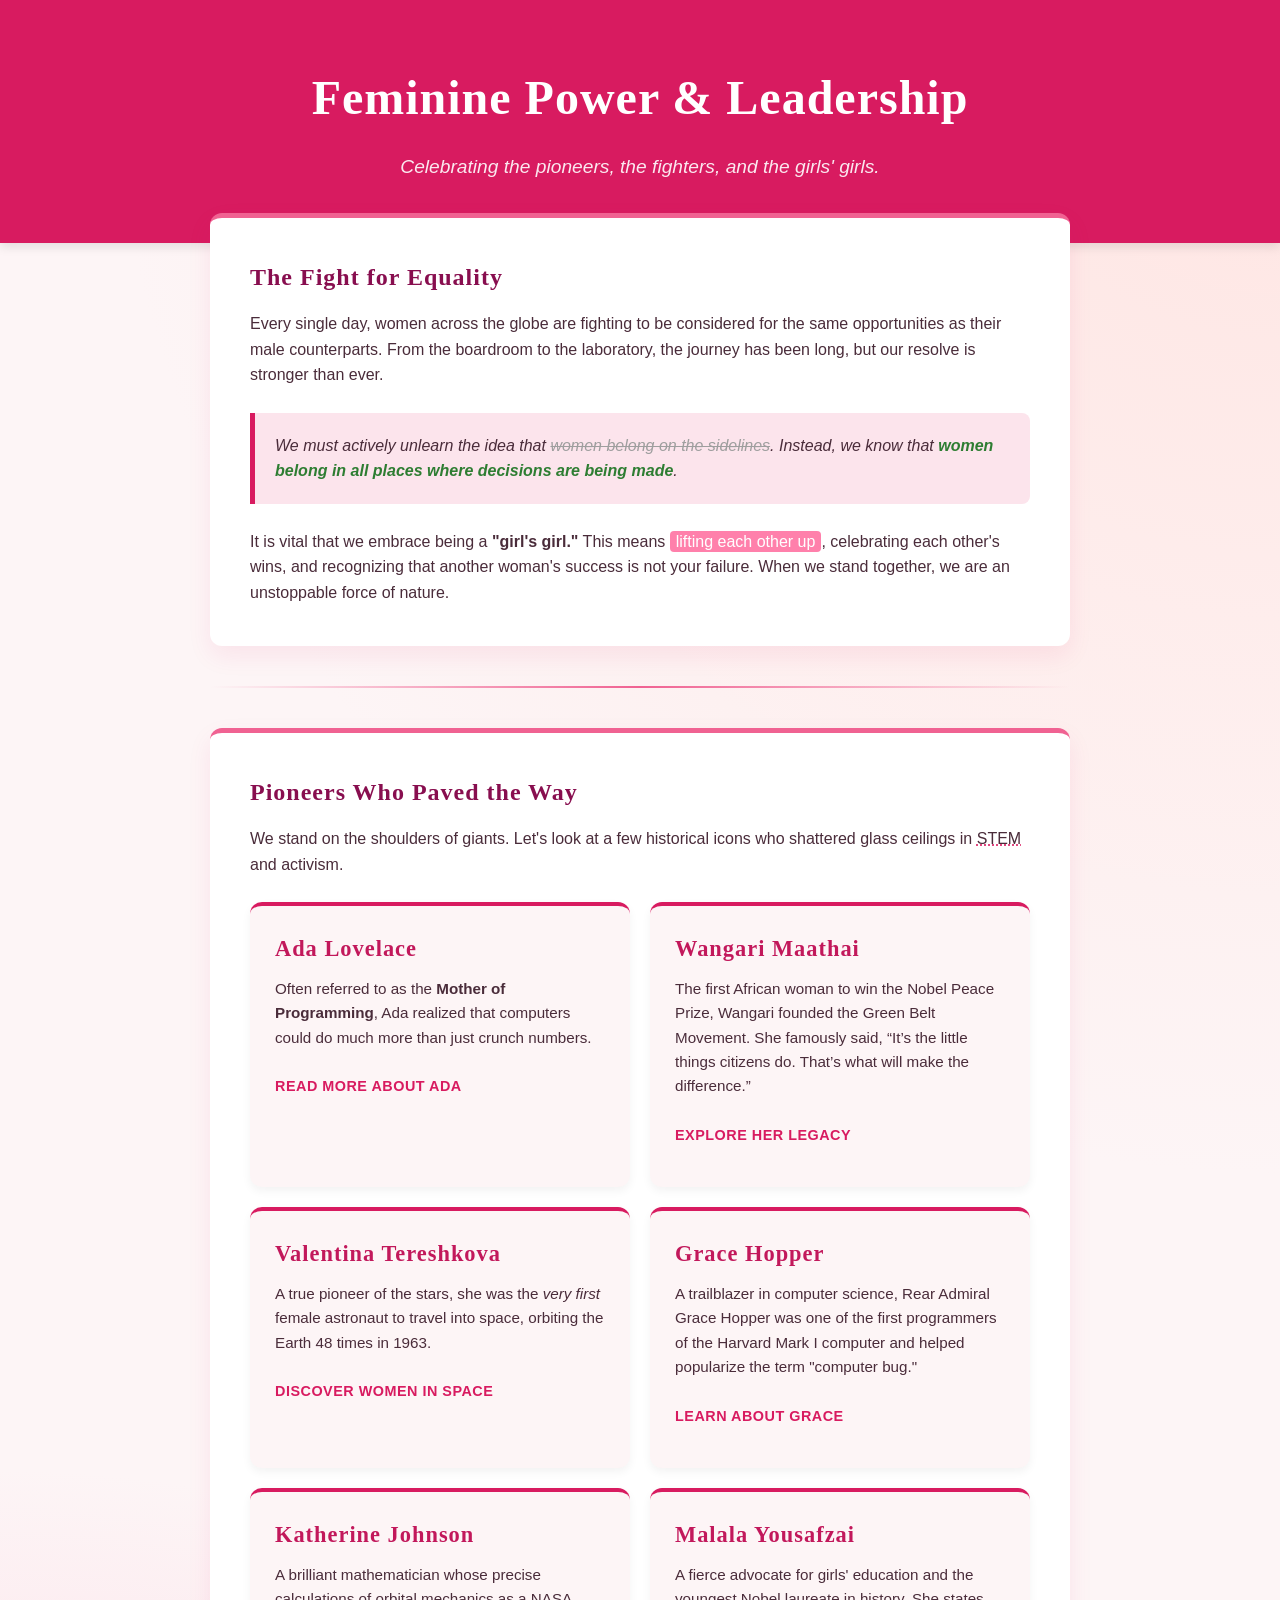
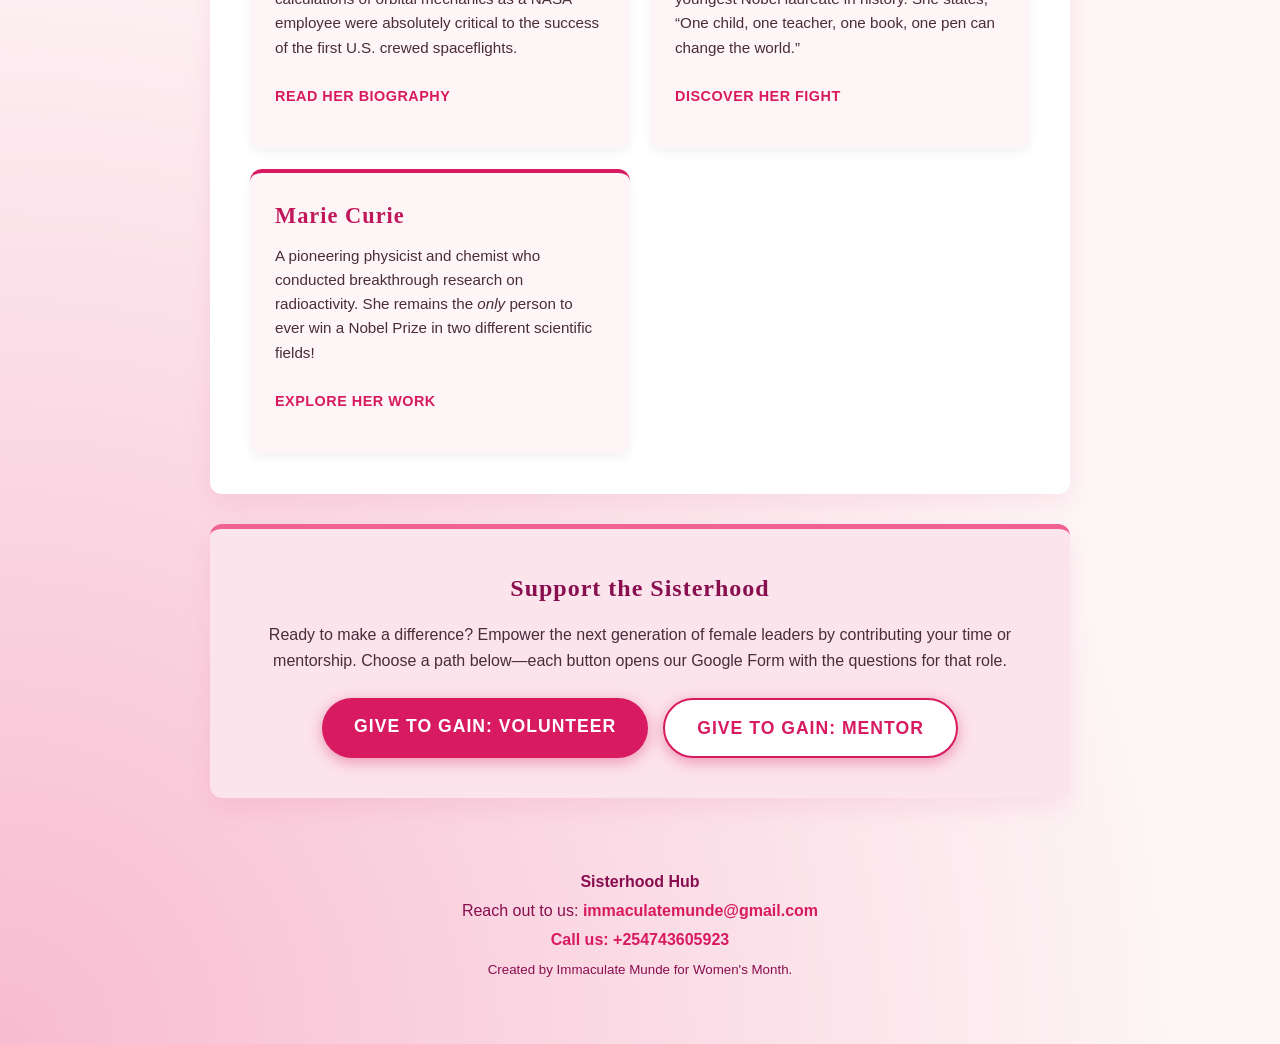
<file: womens-month/index.html>
<!DOCTYPE html>
<html lang="en">
<head>
    <meta charset="UTF-8">
    <meta name="viewport" content="width=device-width, initial-scale=1.0">
    <title>Women of Power | Empowering Sisterhood</title>
    <link rel="stylesheet" href="styles.css">
</head>
<body>

    <header>
        <h1>Feminine Power & Leadership</h1>
        <p class="subtitle">Celebrating the pioneers, the fighters, and the girls' girls.</p>
    </header>

    <main>
        <section id="intro" class="card">
            <h2>The Fight for Equality</h2>
            <p>Every single day, women across the globe are fighting to be considered for the same opportunities as their male counterparts. From the boardroom to the laboratory, the journey has been long, but our resolve is stronger than ever.</p>
            
            <blockquote cite="https://www.unwomen.org/">
                <p>We must actively unlearn the idea that <del>women belong on the sidelines</del>. Instead, we know that <ins>women belong in all places where decisions are being made</ins>.</p>
            </blockquote>
            
            <p>It is vital that we embrace being a <strong>"girl's girl."</strong> This means <mark>lifting each other up</mark>, celebrating each other's wins, and recognizing that another woman's success is not your failure. When we stand together, we are an unstoppable force of nature.</p>
        </section>

        <hr>

        
        <section id="pioneers" class="card">
            <h2>Pioneers Who Paved the Way</h2>
            <p>We stand on the shoulders of giants. Let's look at a few historical icons who shattered glass ceilings in <abbr title="Science, Technology, Engineering, and Mathematics">STEM</abbr> and activism.</p>

            <div class="pioneer-grid">
                
                <div class="pioneer-card">
                    <h3>Ada Lovelace</h3>
                    <p>Often referred to as the <b>Mother of Programming</b>, Ada realized that computers could do much more than just crunch numbers. <br><br>
                    <a href="https://www.computerhistory.org/babbage/adalovelace/" target="_blank" rel="noopener noreferrer">Read more about Ada</a></p>
                </div>

                <div class="pioneer-card">
                    <h3>Wangari Maathai</h3>
                    <p>The first African woman to win the Nobel Peace Prize, Wangari founded the Green Belt Movement. She famously said, <q>It’s the little things citizens do. That’s what will make the difference.</q><br><br>
                    <a href="https://www.greenbeltmovement.org/wangari-maathai" target="_blank" rel="noopener noreferrer">Explore her legacy</a></p>
                </div>

                <div class="pioneer-card">
                    <h3>Valentina Tereshkova</h3>
                    <p>A true pioneer of the stars, she was the <i>very first</i> female astronaut to travel into space, orbiting the Earth 48 times in 1963.<br><br>
                    <a href="https://www.nasa.gov/women-in-space/" target="_blank" rel="noopener noreferrer">Discover women in space</a></p>
                </div>

                <div class="pioneer-card">
                    <h3>Grace Hopper</h3>
                    <p>A trailblazer in computer science, Rear Admiral Grace Hopper was one of the first programmers of the Harvard Mark I computer and helped popularize the term "computer bug."<br><br>
                    <a href="https://president.yale.edu/biography-grace-murray-hopper" target="_blank" rel="noopener noreferrer">Learn about Grace</a></p>
                </div>

                <div class="pioneer-card">
                    <h3>Katherine Johnson</h3>
                    <p>A brilliant mathematician whose precise calculations of orbital mechanics as a NASA employee were absolutely critical to the success of the first U.S. crewed spaceflights.<br><br>
                    <a href="https://www.nasa.gov/content/katherine-johnson-biography" target="_blank" rel="noopener noreferrer">Read her biography</a></p>
                </div>

                <div class="pioneer-card">
                    <h3>Malala Yousafzai</h3>
                    <p>A fierce advocate for girls' education and the youngest Nobel laureate in history. She states, <q>One child, one teacher, one book, one pen can change the world.</q><br><br>
                    <a href="https://malala.org/malalas-story" target="_blank" rel="noopener noreferrer">Discover her fight</a></p>
                </div>

                <div class="pioneer-card">
                    <h3>Marie Curie</h3>
                    <p>A pioneering physicist and chemist who conducted breakthrough research on radioactivity. She remains the <i>only</i> person to ever win a Nobel Prize in two different scientific fields!<br><br>
                    <a href="https://www.nobelprize.org/prizes/physics/1903/marie-curie/biographical/" target="_blank" rel="noopener noreferrer">Explore her work</a></p>
                </div>

            </div>
        </section>

        <section id="action" class="card action-section">
            <h2>Support the Sisterhood</h2>
            <p>Ready to make a difference? Empower the next generation of female leaders by contributing your time or mentorship. Choose a path below—each button opens our Google Form with the questions for that role.</p>
            
            <div class="button-group">
                <!-- Replace href with your published volunteer Google Form link (Send → link). -->
                <a href="https://docs.google.com/forms/d/e/1FAIpQLSemuyZ_1Y9WF53ExQS_f8ieZqUrl-YGlLQNcm-Lx_k1Mtj92A/viewform?usp=publish-editor" class="btn-pill" target="_blank" rel="noopener noreferrer">Give to Gain: Volunteer</a>
                <!-- Replace href with your published mentor Google Form link, or the same URL if you use one form. -->
                <a href="https://docs.google.com/forms/d/e/1FAIpQLSemuyZ_1Y9WF53ExQS_f8ieZqUrl-YGlLQNcm-Lx_k1Mtj92A/viewform?usp=publish-editor" class="btn-pill btn-secondary" target="_blank" rel="noopener noreferrer">Give to Gain: Mentor</a>
            </div>
        </section>

    </main>

    <footer>
        <address>
            <strong>Sisterhood Hub</strong><br>
            Reach out to us: <a href="mailto:immaculatemunde@gmail.com?subject=I want to help!&body=Tell%20me%20more%20about%20giving%20to%20gain.">immaculatemunde@gmail.com</a><br>
            <a href="tel:+254743605923">Call us: +254743605923</a><br>
            <small>Created by Immaculate Munde for Women's Month.</small>
        </address>
    </footer>

</body>
</html>
</file>
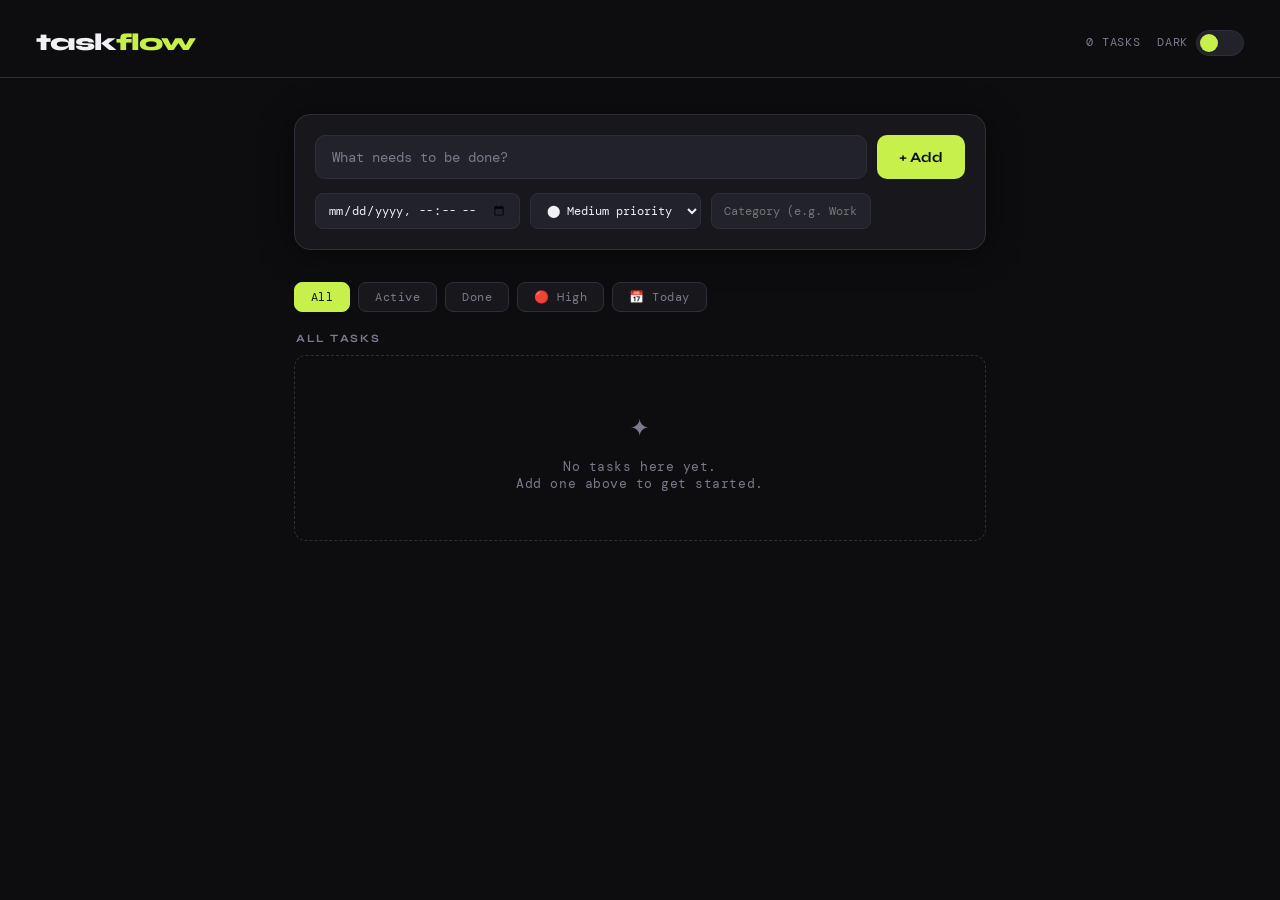
<file: todo-list.html>
<!DOCTYPE html>
<html lang="en" data-theme="dark">
<head>
<meta charset="UTF-8">
<meta name="viewport" content="width=device-width, initial-scale=1.0">
<title>Taskflow — To-Do</title>
<link href="https://fonts.googleapis.com/css2?family=Syne:wght@400;600;700;800&family=DM+Mono:wght@300;400;500&display=swap" rel="stylesheet">
<style>
  :root[data-theme="dark"] {
    --bg: #0d0d0f;
    --surface: #18181c;
    --surface2: #22222a;
    --border: #2e2e3a;
    --accent: #c8f04a;
    --accent2: #ff6b6b;
    --accent3: #6bcfff;
    --text: #f0f0f5;
    --text-muted: #7a7a8c;
    --shadow: 0 4px 32px rgba(0,0,0,0.5);
    --toggle-bg: #22222a;
    --done-opacity: 0.4;
  }
  :root[data-theme="light"] {
    --bg: #f4f4ee;
    --surface: #ffffff;
    --surface2: #efefea;
    --border: #dcdcd4;
    --accent: #2d7a00;
    --accent2: #d93a3a;
    --accent3: #0077b6;
    --text: #111114;
    --text-muted: #888880;
    --shadow: 0 4px 24px rgba(0,0,0,0.08);
    --toggle-bg: #e4e4dc;
    --done-opacity: 0.45;
  }

  *, *::before, *::after { box-sizing: border-box; margin: 0; padding: 0; }

  body {
    font-family: 'DM Mono', monospace;
    background: var(--bg);
    color: var(--text);
    min-height: 100vh;
    transition: background 0.3s, color 0.3s;
    padding: 0 0 80px;
  }

  header {
    display: flex;
    align-items: center;
    justify-content: space-between;
    padding: 28px 36px 20px;
    border-bottom: 1px solid var(--border);
    position: sticky;
    top: 0;
    background: var(--bg);
    z-index: 100;
  }

  .logo {
    font-family: 'Syne', sans-serif;
    font-size: 1.5rem;
    font-weight: 800;
    letter-spacing: -0.04em;
  }
  .logo span { color: var(--accent); }

  .header-right { display: flex; align-items: center; gap: 16px; }

  .stats {
    font-size: 0.72rem;
    color: var(--text-muted);
    letter-spacing: 0.08em;
    text-transform: uppercase;
  }

  .toggle-wrap { display: flex; align-items: center; gap: 8px; }
  .toggle-label { font-size: 0.72rem; color: var(--text-muted); letter-spacing: 0.06em; text-transform: uppercase; }
  .toggle {
    width: 48px; height: 26px;
    background: var(--toggle-bg);
    border-radius: 13px;
    border: 1px solid var(--border);
    cursor: pointer;
    position: relative;
    transition: background 0.3s;
    flex-shrink: 0;
  }
  .toggle::after {
    content: '';
    position: absolute;
    top: 3px; left: 3px;
    width: 18px; height: 18px;
    border-radius: 50%;
    background: var(--accent);
    transition: transform 0.3s;
  }
  [data-theme="light"] .toggle::after { transform: translateX(22px); }

  main { max-width: 740px; margin: 0 auto; padding: 36px 24px 0; }

  .input-card {
    background: var(--surface);
    border: 1px solid var(--border);
    border-radius: 16px;
    padding: 20px;
    margin-bottom: 32px;
    box-shadow: var(--shadow);
  }

  .input-row {
    display: flex;
    gap: 10px;
    margin-bottom: 14px;
  }

  .task-input {
    flex: 1;
    background: var(--surface2);
    border: 1px solid var(--border);
    border-radius: 10px;
    padding: 12px 16px;
    font-family: 'DM Mono', monospace;
    font-size: 0.9rem;
    color: var(--text);
    outline: none;
    transition: border 0.2s;
  }
  .task-input:focus { border-color: var(--accent); }
  .task-input::placeholder { color: var(--text-muted); }

  .add-btn {
    background: var(--accent);
    color: #0d0d0f;
    border: none;
    border-radius: 10px;
    padding: 12px 22px;
    font-family: 'Syne', sans-serif;
    font-weight: 700;
    font-size: 0.9rem;
    cursor: pointer;
    transition: opacity 0.2s, transform 0.1s;
    white-space: nowrap;
  }
  .add-btn:hover { opacity: 0.85; }
  .add-btn:active { transform: scale(0.97); }

  .meta-row {
    display: flex;
    gap: 10px;
    flex-wrap: wrap;
  }

  .meta-input {
    background: var(--surface2);
    border: 1px solid var(--border);
    border-radius: 8px;
    padding: 8px 12px;
    font-family: 'DM Mono', monospace;
    font-size: 0.78rem;
    color: var(--text);
    outline: none;
    transition: border 0.2s;
  }
  .meta-input:focus { border-color: var(--accent3); }
  select.meta-input option { background: var(--surface); }

  .filter-bar {
    display: flex;
    gap: 8px;
    margin-bottom: 20px;
    flex-wrap: wrap;
  }

  .filter-btn {
    background: var(--surface);
    border: 1px solid var(--border);
    border-radius: 8px;
    padding: 6px 16px;
    font-family: 'DM Mono', monospace;
    font-size: 0.75rem;
    color: var(--text-muted);
    cursor: pointer;
    transition: all 0.2s;
    letter-spacing: 0.04em;
  }
  .filter-btn.active, .filter-btn:hover {
    background: var(--accent);
    color: #0d0d0f;
    border-color: var(--accent);
  }

  .section-label {
    font-family: 'Syne', sans-serif;
    font-size: 0.7rem;
    font-weight: 700;
    letter-spacing: 0.14em;
    text-transform: uppercase;
    color: var(--text-muted);
    margin-bottom: 10px;
    padding-left: 2px;
  }

  .task-list { display: flex; flex-direction: column; gap: 8px; margin-bottom: 28px; }

  .task-item {
    background: var(--surface);
    border: 1px solid var(--border);
    border-radius: 12px;
    padding: 14px 16px;
    display: flex;
    align-items: flex-start;
    gap: 14px;
    transition: all 0.25s;
    animation: slideIn 0.2s ease;
    position: relative;
    overflow: hidden;
  }
  .task-item::before {
    content: '';
    position: absolute;
    left: 0; top: 0; bottom: 0;
    width: 3px;
    border-radius: 3px 0 0 3px;
  }
  .task-item.priority-high::before { background: var(--accent2); }
  .task-item.priority-medium::before { background: #f5a623; }
  .task-item.priority-low::before { background: var(--accent3); }
  .task-item:hover { border-color: var(--accent); box-shadow: var(--shadow); }
  .task-item.done { opacity: var(--done-opacity); }
  .task-item.done .task-text { text-decoration: line-through; }

  @keyframes slideIn {
    from { opacity: 0; transform: translateY(-8px); }
    to { opacity: 1; transform: translateY(0); }
  }

  .checkbox {
    width: 20px; height: 20px;
    border: 2px solid var(--border);
    border-radius: 6px;
    cursor: pointer;
    flex-shrink: 0;
    margin-top: 1px;
    display: flex; align-items: center; justify-content: center;
    transition: all 0.2s;
  }
  .checkbox.checked { background: var(--accent); border-color: var(--accent); }
  .checkbox.checked::after { content: '✓'; color: #0d0d0f; font-size: 12px; font-weight: 700; }

  .task-body { flex: 1; min-width: 0; }
  .task-text { font-size: 0.9rem; line-height: 1.4; word-break: break-word; margin-bottom: 6px; }

  .task-meta { display: flex; gap: 8px; flex-wrap: wrap; align-items: center; }

  .tag {
    font-size: 0.65rem;
    letter-spacing: 0.06em;
    text-transform: uppercase;
    padding: 2px 8px;
    border-radius: 4px;
    font-weight: 500;
  }
  .tag.cat { background: var(--surface2); color: var(--text-muted); border: 1px solid var(--border); }
  .tag.pri-high { background: rgba(255,107,107,0.15); color: var(--accent2); }
  .tag.pri-medium { background: rgba(245,166,35,0.15); color: #f5a623; }
  .tag.pri-low { background: rgba(107,207,255,0.15); color: var(--accent3); }

  .reminder-tag { font-size: 0.65rem; color: var(--text-muted); display: flex; align-items: center; gap: 4px; }
  .reminder-tag.overdue { color: var(--accent2); }
  .reminder-tag.soon { color: #f5a623; }

  .delete-btn {
    background: none;
    border: none;
    color: var(--text-muted);
    cursor: pointer;
    font-size: 1rem;
    padding: 2px 6px;
    border-radius: 6px;
    transition: all 0.15s;
    flex-shrink: 0;
    opacity: 0;
  }
  .task-item:hover .delete-btn { opacity: 1; }
  .delete-btn:hover { background: rgba(255,107,107,0.15); color: var(--accent2); }

  .empty {
    text-align: center;
    padding: 48px 24px;
    color: var(--text-muted);
    font-size: 0.82rem;
    letter-spacing: 0.04em;
    border: 1px dashed var(--border);
    border-radius: 12px;
  }
  .empty-icon { font-size: 2rem; margin-bottom: 12px; }

  .notif {
    position: fixed;
    bottom: 24px; right: 24px;
    background: var(--surface);
    border: 1px solid var(--accent);
    border-radius: 12px;
    padding: 14px 20px;
    font-size: 0.82rem;
    color: var(--text);
    box-shadow: var(--shadow);
    transform: translateY(80px);
    opacity: 0;
    transition: all 0.3s cubic-bezier(0.34,1.56,0.64,1);
    z-index: 999;
    max-width: 320px;
  }
  .notif.show { transform: translateY(0); opacity: 1; }
  .notif-title { font-family: 'Syne', sans-serif; font-weight: 700; margin-bottom: 2px; color: var(--accent); }

  .progress-wrap { margin-bottom: 28px; }
  .progress-label { display: flex; justify-content: space-between; font-size: 0.72rem; color: var(--text-muted); margin-bottom: 6px; }
  .progress-bar { height: 4px; background: var(--surface2); border-radius: 4px; overflow: hidden; }
  .progress-fill { height: 100%; background: var(--accent); border-radius: 4px; transition: width 0.4s ease; }

  @media (max-width: 600px) {
    header { padding: 18px 16px; }
    main { padding: 24px 14px 0; }
    .input-row { flex-direction: column; }
    .add-btn { width: 100%; }
  }
</style>
</head>
<body>

<header>
  <div class="logo">task<span>flow</span></div>
  <div class="header-right">
    <div class="stats" id="stats">0 tasks</div>
    <div class="toggle-wrap">
      <span class="toggle-label" id="theme-label">Dark</span>
      <div class="toggle" id="themeToggle" title="Toggle theme"></div>
    </div>
  </div>
</header>

<main>
  <div class="input-card">
    <div class="input-row">
      <input class="task-input" id="taskInput" type="text" placeholder="What needs to be done?" maxlength="200" />
      <button class="add-btn" onclick="addTask()">+ Add</button>
    </div>
    <div class="meta-row">
      <input class="meta-input" id="reminderInput" type="datetime-local" title="Set reminder" />
      <select class="meta-input" id="priorityInput">
        <option value="medium">⬤ Medium priority</option>
        <option value="high">⬤ High priority</option>
        <option value="low">⬤ Low priority</option>
      </select>
      <input class="meta-input" id="categoryInput" type="text" placeholder="Category (e.g. Work)" maxlength="20" style="width:160px" />
    </div>
  </div>

  <div class="progress-wrap" id="progressWrap" style="display:none">
    <div class="progress-label">
      <span>Progress</span>
      <span id="progressText">0 / 0 done</span>
    </div>
    <div class="progress-bar"><div class="progress-fill" id="progressFill" style="width:0%"></div></div>
  </div>

  <div class="filter-bar">
    <button class="filter-btn active" onclick="setFilter('all', this)">All</button>
    <button class="filter-btn" onclick="setFilter('active', this)">Active</button>
    <button class="filter-btn" onclick="setFilter('done', this)">Done</button>
    <button class="filter-btn" onclick="setFilter('high', this)">🔴 High</button>
    <button class="filter-btn" onclick="setFilter('today', this)">📅 Today</button>
  </div>

  <div class="section-label" id="listLabel">All Tasks</div>
  <div class="task-list" id="taskList"></div>
</main>

<div class="notif" id="notif">
  <div class="notif-title" id="notifTitle">⏰ Reminder</div>
  <div id="notifBody"></div>
</div>

<script>
  let tasks = JSON.parse(localStorage.getItem('taskflow_tasks') || '[]');
  let filter = 'all';

  const toggle = document.getElementById('themeToggle');
  const themeLabel = document.getElementById('theme-label');
  let theme = localStorage.getItem('taskflow_theme') || 'dark';
  document.documentElement.setAttribute('data-theme', theme);
  themeLabel.textContent = theme === 'dark' ? 'Dark' : 'Light';

  toggle.addEventListener('click', () => {
    theme = theme === 'dark' ? 'light' : 'dark';
    document.documentElement.setAttribute('data-theme', theme);
    themeLabel.textContent = theme === 'dark' ? 'Dark' : 'Light';
    localStorage.setItem('taskflow_theme', theme);
  });

  document.getElementById('taskInput').addEventListener('keydown', e => {
    if (e.key === 'Enter') addTask();
  });

  function addTask() {
    const text = document.getElementById('taskInput').value.trim();
    if (!text) return;
    const reminder = document.getElementById('reminderInput').value;
    const priority = document.getElementById('priorityInput').value;
    const category = document.getElementById('categoryInput').value.trim();

    tasks.unshift({ id: Date.now(), text, done: false, priority, category, reminder, created: Date.now() });
    save(); render();

    document.getElementById('taskInput').value = '';
    document.getElementById('reminderInput').value = '';
    document.getElementById('categoryInput').value = '';
    document.getElementById('priorityInput').value = 'medium';
  }

  function toggleDone(id) {
    const t = tasks.find(t => t.id === id);
    if (t) { t.done = !t.done; save(); render(); }
  }

  function deleteTask(id) {
    tasks = tasks.filter(t => t.id !== id);
    save(); render();
  }

  function setFilter(f, btn) {
    filter = f;
    document.querySelectorAll('.filter-btn').forEach(b => b.classList.remove('active'));
    btn.classList.add('active');
    const labels = { all: 'All Tasks', active: 'Active Tasks', done: 'Completed', high: 'High Priority', today: 'Due Today' };
    document.getElementById('listLabel').textContent = labels[f];
    render();
  }

  function getFiltered() {
    const todayStr = new Date().toDateString();
    return tasks.filter(t => {
      if (filter === 'active') return !t.done;
      if (filter === 'done') return t.done;
      if (filter === 'high') return t.priority === 'high';
      if (filter === 'today') return t.reminder && new Date(t.reminder).toDateString() === todayStr;
      return true;
    });
  }

  function reminderStatus(reminder) {
    if (!reminder) return null;
    const now = Date.now();
    const rt = new Date(reminder).getTime();
    const diff = rt - now;
    if (diff < 0) return { label: '⏰ Overdue', cls: 'overdue' };
    if (diff < 3600000) return { label: '⚡ Due soon', cls: 'soon' };
    const d = new Date(reminder);
    return { label: `📅 ${d.toLocaleDateString()} ${d.toLocaleTimeString([], {hour:'2-digit',minute:'2-digit'})}`, cls: '' };
  }

  function escHtml(s) {
    return s.replace(/&/g,'&amp;').replace(/</g,'&lt;').replace(/>/g,'&gt;').replace(/"/g,'&quot;');
  }

  function render() {
    const list = document.getElementById('taskList');
    const filtered = getFiltered();
    const total = tasks.length;
    const done = tasks.filter(t => t.done).length;

    document.getElementById('stats').textContent = `${total} task${total !== 1 ? 's' : ''}`;

    const pw = document.getElementById('progressWrap');
    if (total > 0) {
      pw.style.display = 'block';
      document.getElementById('progressText').textContent = `${done} / ${total} done`;
      document.getElementById('progressFill').style.width = `${(done/total)*100}%`;
    } else {
      pw.style.display = 'none';
    }

    if (filtered.length === 0) {
      list.innerHTML = `<div class="empty"><div class="empty-icon">✦</div>No tasks here yet.<br>Add one above to get started.</div>`;
      return;
    }

    list.innerHTML = filtered.map(t => {
      const rs = reminderStatus(t.reminder);
      return `
        <div class="task-item priority-${t.priority} ${t.done ? 'done' : ''}">
          <div class="checkbox ${t.done ? 'checked' : ''}" onclick="toggleDone(${t.id})"></div>
          <div class="task-body">
            <div class="task-text">${escHtml(t.text)}</div>
            <div class="task-meta">
              ${t.category ? `<span class="tag cat">${escHtml(t.category)}</span>` : ''}
              <span class="tag pri-${t.priority}">${t.priority}</span>
              ${rs ? `<span class="reminder-tag ${rs.cls}">${rs.label}</span>` : ''}
            </div>
          </div>
          <button class="delete-btn" onclick="deleteTask(${t.id})" title="Delete">✕</button>
        </div>`;
    }).join('');
  }

  function save() { localStorage.setItem('taskflow_tasks', JSON.stringify(tasks)); }

  function checkReminders() {
    const now = Date.now();
    tasks.forEach(t => {
      if (!t.done && t.reminder && !t.notified) {
        const rt = new Date(t.reminder).getTime();
        if (rt <= now && rt > now - 60000) {
          t.notified = true; save();
          showNotif('⏰ Reminder', t.text);
        }
      }
    });
  }

  function showNotif(title, body) {
    document.getElementById('notifTitle').textContent = title;
    document.getElementById('notifBody').textContent = body;
    const n = document.getElementById('notif');
    n.classList.add('show');
    setTimeout(() => n.classList.remove('show'), 5000);
  }

  setInterval(checkReminders, 30000);
  render();
</script>
</body>
</html>
</file>
<file: womens-month/styles.css>
/* --- Custom Font Implementation --- */
@font-face {
    font-family: 'SK Concretica';
    /* Replace YOUR-EXACT-FILE-NAME.ttf with the actual name of your file */
    src: url('Downloads/fonts/sk-concretica-trial.ttf') format('truetype');
    font-weight: normal;
    font-style: normal;
}

/* --- Base Styles & Reset --- */
* {
    margin: 0;
    padding: 0;
    box-sizing: border-box;
}

body {
    background-color: #fdf5f6; 
    background-image: radial-gradient(circle at top right, #ffe4e1, transparent 40%),
                      radial-gradient(circle at bottom left, #f8bbd0, transparent 40%);
    color: #4a2c3a;
    /* Updated Font Here */
    font-family: 'SK Concretica', sans-serif; 
    line-height: 1.6;
    padding-bottom: 40px;
}

h1, h2, h3 {
    /* Updated Font Here */
    font-family: 'SK Concretica', sans-serif; 
    color: #880e4f; 
    margin-bottom: 15px;
    letter-spacing: 1px; /* Added a little spacing as Concretica is quite bold */
}
/* --- Base Styles & Reset --- */
* {
    margin: 0;
    padding: 0;
    box-sizing: border-box;
}

body {
    /* Soft, elegant pink background */
    background-color: #fdf5f6; 
    /* Subtle floral-like radial gradient for texture */
    background-image: radial-gradient(circle at top right, #ffe4e1, transparent 40%),
                      radial-gradient(circle at bottom left, #f8bbd0, transparent 40%);
    color: #4a2c3a;
    font-family: 'Montserrat', sans-serif;
    line-height: 1.6;
    padding-bottom: 40px;
}

h1, h2, h3 {
    font-family: 'Playfair Display', serif;
    color: #880e4f; /* Deep, powerful pink/burgundy */
    margin-bottom: 15px;
}

/* --- Header --- */
header {
    text-align: center;
    padding: 60px 20px;
    background-color: #d81b60;
    color: white;
    box-shadow: 0 4px 10px rgba(0,0,0,0.1);
}

header h1 {
    color: white;
    font-size: 3rem;
    letter-spacing: 1px;
}

header .subtitle {
    font-size: 1.2rem;
    font-style: italic;
    opacity: 0.9;
}

/* --- Layout & Cards --- */
main {
    max-width: 900px;
    margin: -30px auto 0;
    padding: 0 20px;
}

.card {
    background: white;
    border-radius: 12px;
    padding: 40px;
    margin-bottom: 30px;
    box-shadow: 0 10px 25px rgba(216, 27, 96, 0.08);
    border-top: 5px solid #f06292;
}

hr {
    border: 0;
    height: 2px;
    background-image: linear-gradient(to right, transparent, #f06292, transparent);
    margin: 40px 0;
}

/* --- Text Formatting Implementations --- */
blockquote {
    background-color: #fce4ec;
    border-left: 5px solid #d81b60;
    padding: 20px;
    margin: 25px 0;
    font-style: italic;
    border-radius: 0 8px 8px 0;
}

del {
    color: #9e9e9e;
    text-decoration: line-through;
}

ins {
    color: #2e7d32;
    font-weight: bold;
    text-decoration: none;
}

mark {
    background-color: #ff80ab;
    color: white;
    padding: 2px 6px;
    border-radius: 4px;
}

abbr {
    text-decoration: underline dotted #d81b60;
    cursor: help;
}

/* --- Pioneer Cards (Grid Layout) --- */
.pioneer-grid {
    display: grid;
    /* This creates a responsive grid that automatically adjusts columns based on screen size */
    grid-template-columns: repeat(auto-fit, minmax(250px, 1fr));
    gap: 20px;
    margin-top: 25px;
}

.pioneer-card {
    background-color: #fdf5f6; /* A very soft pink to contrast the white main card */
    padding: 25px;
    border-radius: 12px;
    /* Adding a bold floral-pink accent line on the top of each card */
    border-top: 4px solid #d81b60; 
    box-shadow: 0 4px 10px rgba(0, 0, 0, 0.05);
    display: flex;
    flex-direction: column;
    transition: transform 0.3s ease, box-shadow 0.3s ease;
}

.pioneer-card:hover {
    /* Makes the card "float" up slightly when hovered */
    transform: translateY(-8px); 
    box-shadow: 0 12px 20px rgba(216, 27, 96, 0.15);
}

.pioneer-card h3 {
    margin-bottom: 10px;
    color: #c2185b;
    font-size: 1.4rem;
}

.pioneer-card p {
    flex-grow: 1; /* Pushes the link to the bottom so they all align perfectly */
    margin-bottom: 15px;
    font-size: 0.95rem;
}

.pioneer-card a {
    font-size: 0.9rem;
    text-transform: uppercase;
    letter-spacing: 0.5px;
}

/* --- Links --- */
a {
    color: #d81b60;
    text-decoration: none;
    font-weight: 600;
    transition: color 0.3s ease;
}

a:hover {
    color: #880e4f;
    text-decoration: underline;
}

/* --- Buttons (Pill Shaped) --- */
.action-section {
    text-align: center;
    background-color: #fce4ec;
}

.button-group {
    margin-top: 25px;
    display: flex;
    justify-content: center;
    gap: 15px;
    flex-wrap: wrap;
}

.btn-pill {
    display: inline-block;
    padding: 14px 32px;
    background-color: #d81b60;
    color: white !important;
    border-radius: 50px; /* This creates the pill shape */
    font-size: 1.1rem;
    font-weight: bold;
    text-transform: uppercase;
    letter-spacing: 1px;
    text-decoration: none !important;
    box-shadow: 0 4px 15px rgba(216, 27, 96, 0.4);
    transition: all 0.3s ease;
}

.btn-pill:hover {
    background-color: #880e4f;
    transform: translateY(-3px);
    box-shadow: 0 6px 20px rgba(136, 14, 79, 0.5);
}

.btn-secondary {
    background-color: white;
    color: #d81b60 !important;
    border: 2px solid #d81b60;
}

.btn-secondary:hover {
    background-color: #fce4ec;
    color: #880e4f !important;
}

/* --- Footer --- */
footer {
    text-align: center;
    margin-top: 50px;
    padding: 20px;
    color: #880e4f;
}

address {
    font-style: normal;
    line-height: 1.8;
}
</file>
